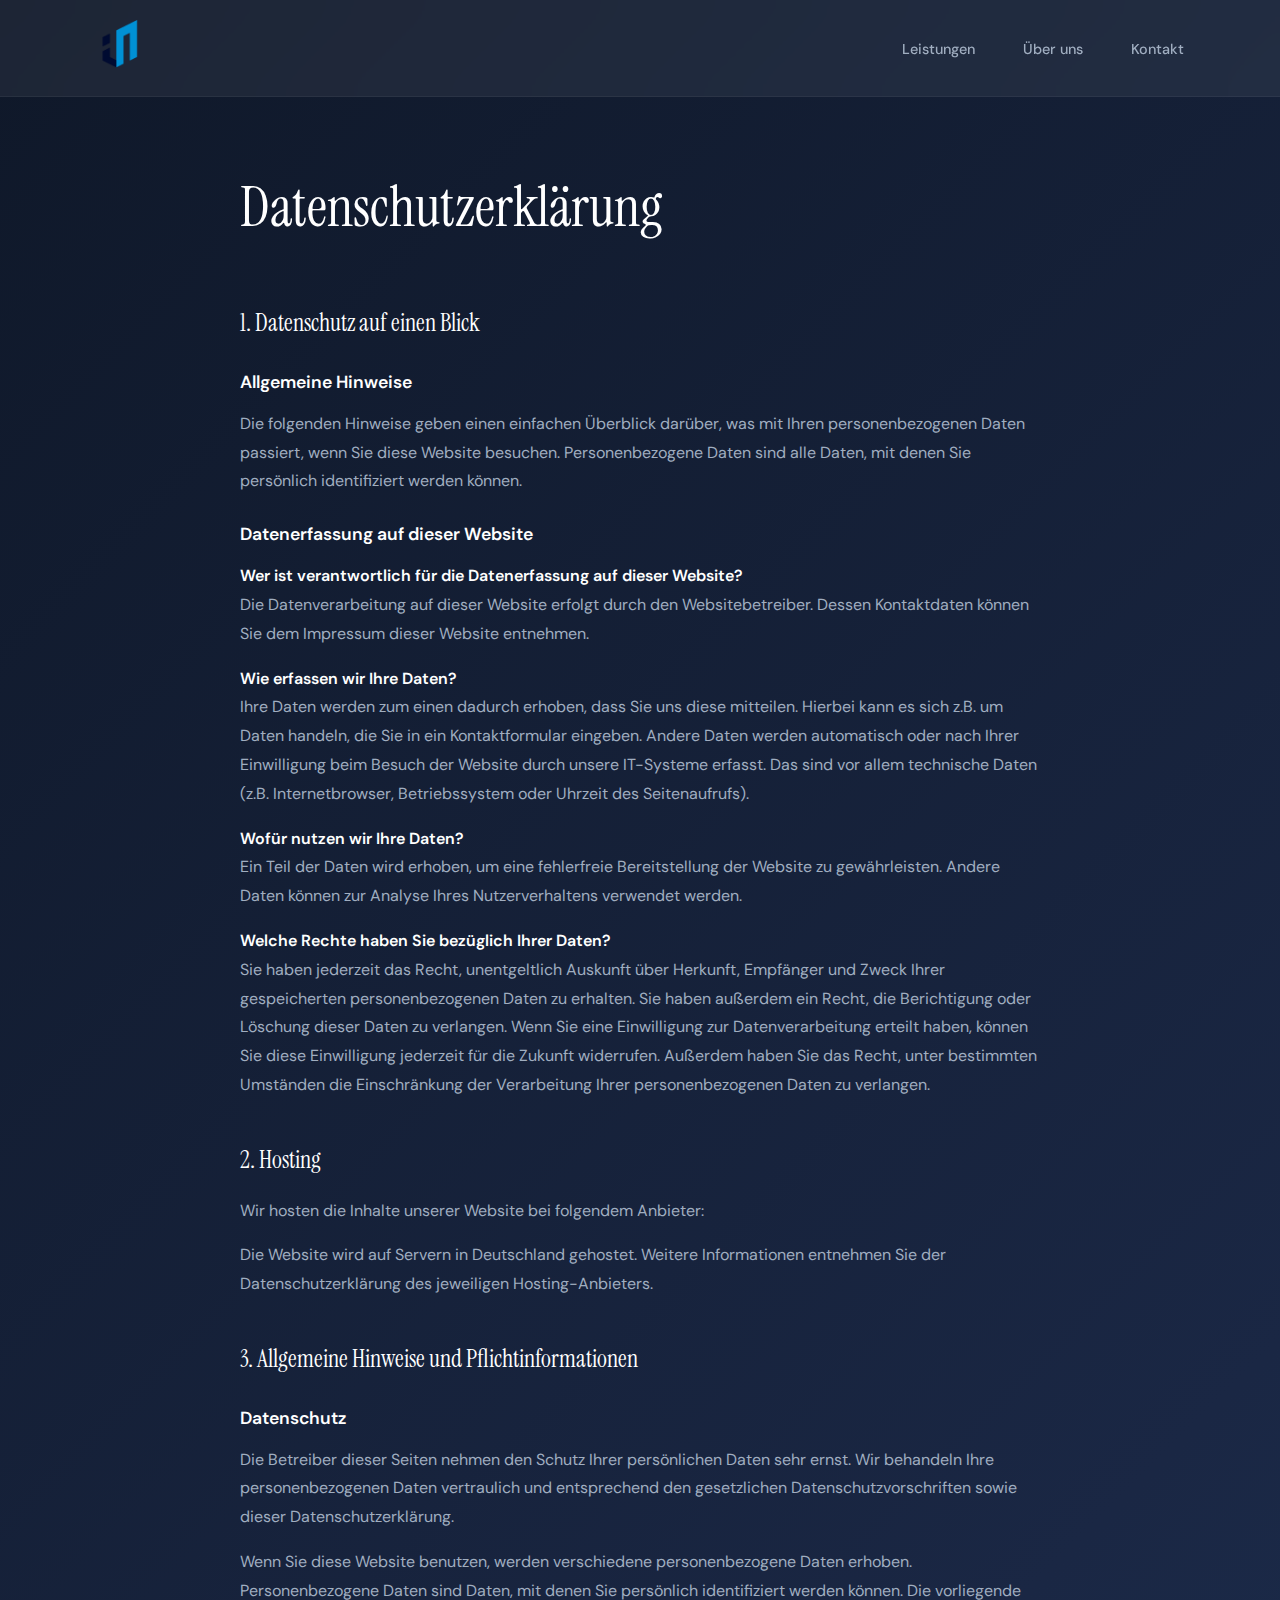
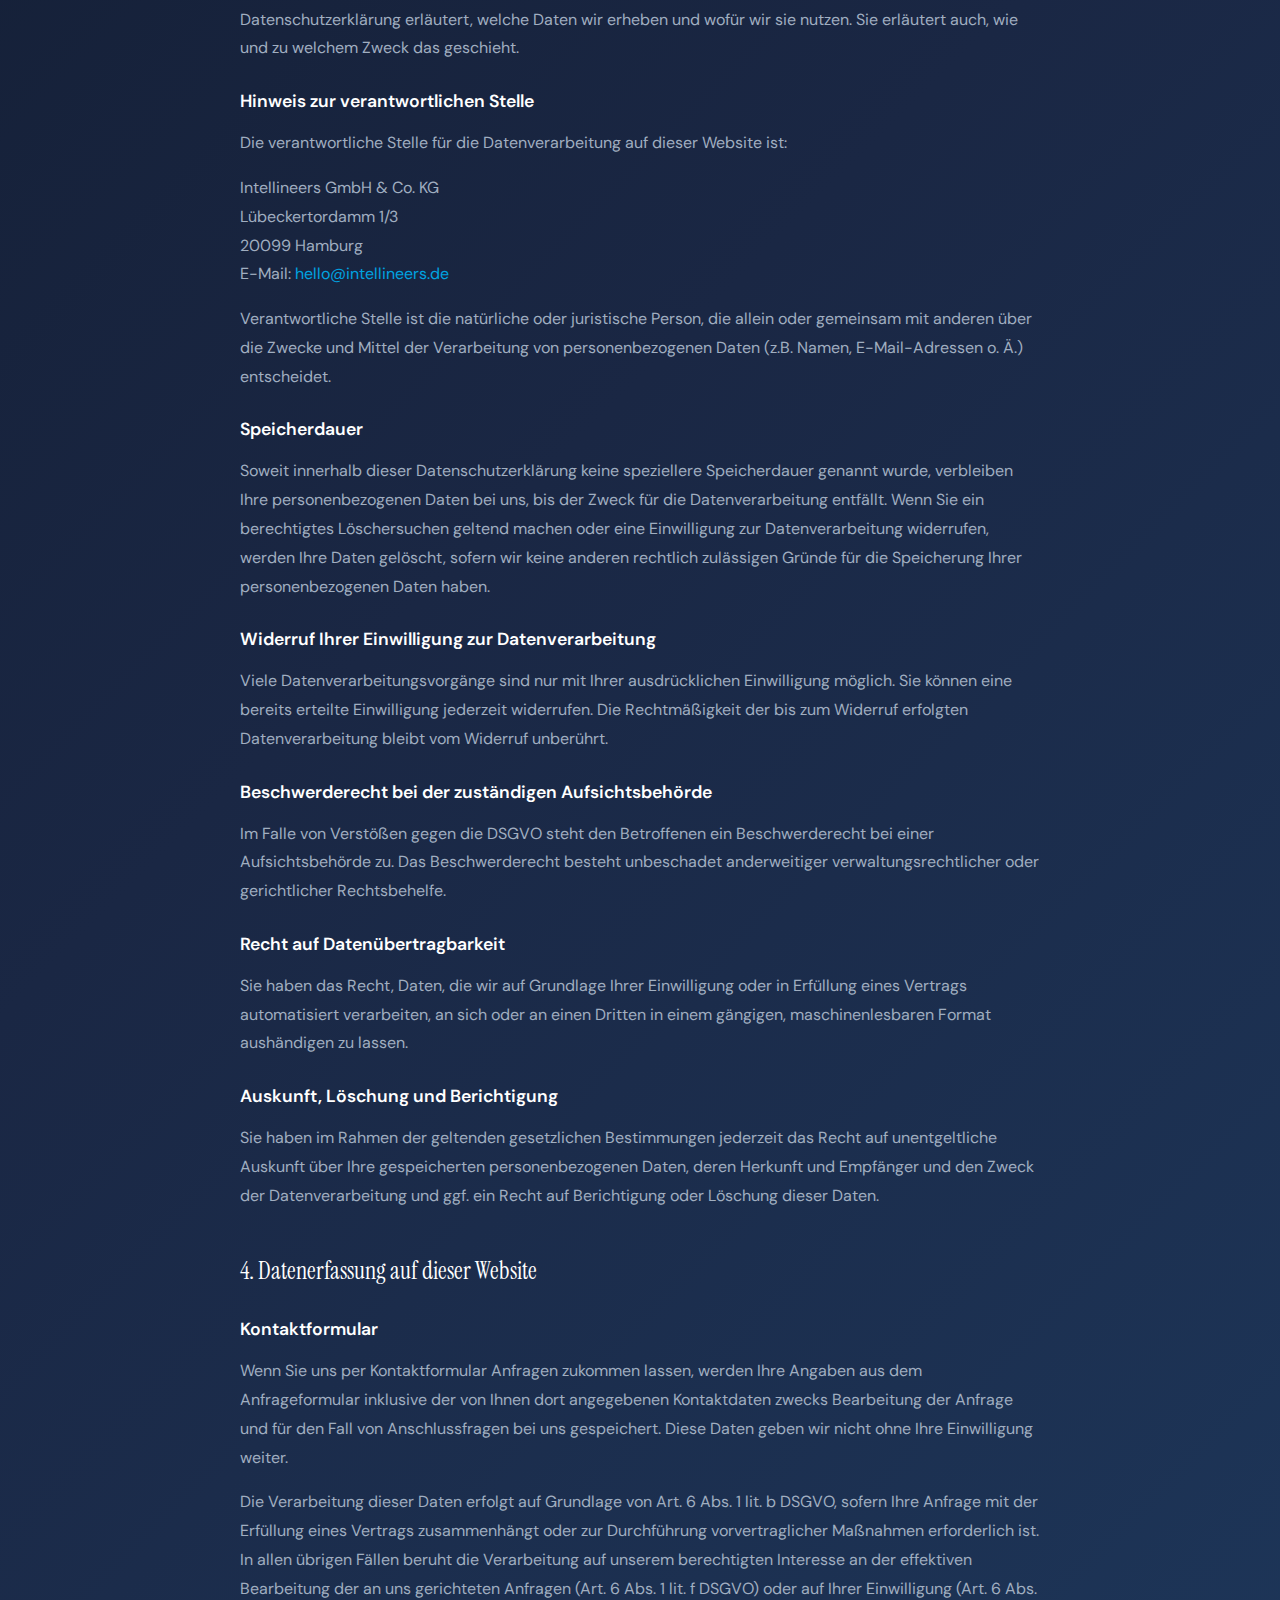
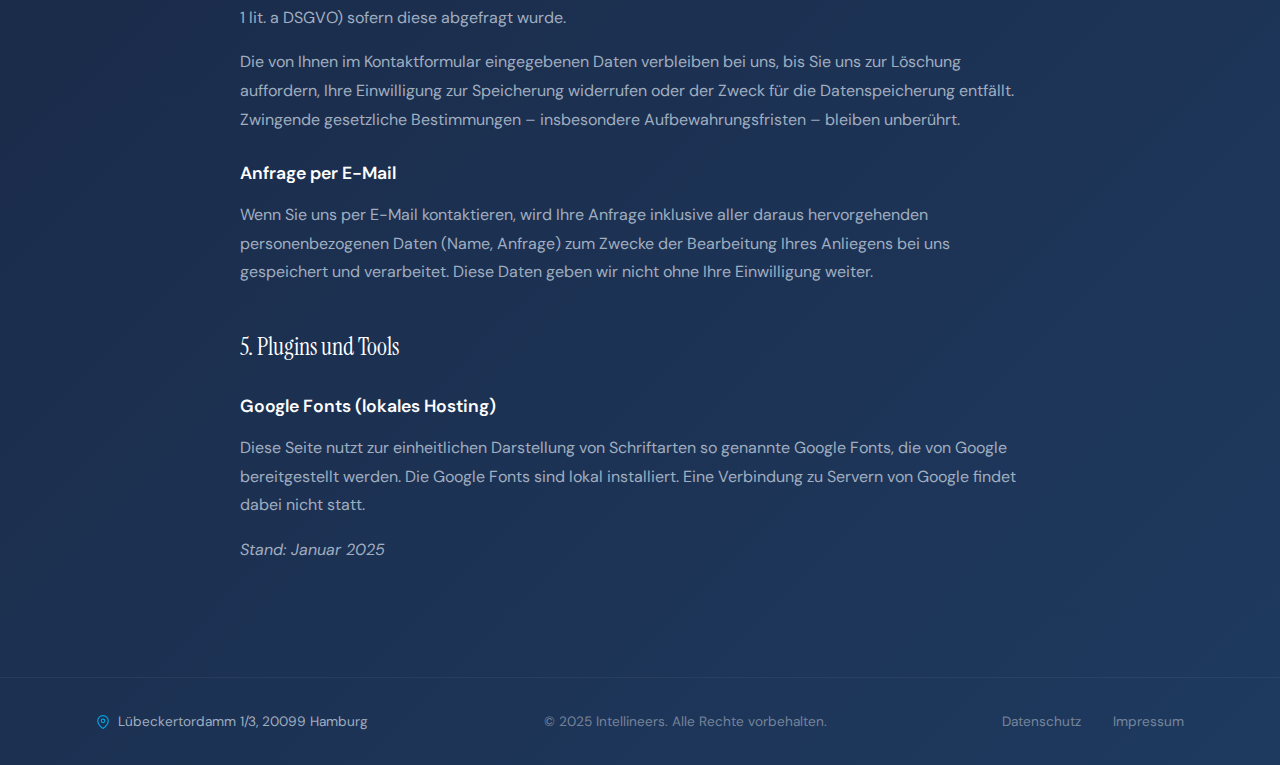
<file: datenschutz.html>
<!doctype html>
<html lang="de">
    <head>
        <meta charset="UTF-8" />
        <meta name="viewport" content="width=device-width, initial-scale=1.0" />
        <title>Datenschutz | Intellineers</title>
        <link rel="stylesheet" href="styles/main.css" />
        <link rel="icon" type="image/png" href="assets/logo.png" />
    </head>
    <body>
        <!-- Navigation -->
        <nav class="scrolled">
            <a href="index.html">
                <img src="assets/logo.png" alt="Intellineers" class="logo" />
            </a>
            <ul class="nav-links">
                <li><a href="index.html#services">Leistungen</a></li>
                <li><a href="index.html#about">Über uns</a></li>
                <li><a href="index.html#contact">Kontakt</a></li>
            </ul>
        </nav>

        <!-- Legal Page Content -->
        <section class="legal-page">
            <div class="legal-content">
                <h1>Datenschutzerklärung</h1>

                <h2>1. Datenschutz auf einen Blick</h2>

                <h3>Allgemeine Hinweise</h3>
                <p>
                    Die folgenden Hinweise geben einen einfachen Überblick
                    darüber, was mit Ihren personenbezogenen Daten passiert,
                    wenn Sie diese Website besuchen. Personenbezogene Daten sind
                    alle Daten, mit denen Sie persönlich identifiziert werden
                    können.
                </p>

                <h3>Datenerfassung auf dieser Website</h3>
                <p>
                    <strong
                        >Wer ist verantwortlich für die Datenerfassung auf
                        dieser Website?</strong
                    ><br />
                    Die Datenverarbeitung auf dieser Website erfolgt durch den
                    Websitebetreiber. Dessen Kontaktdaten können Sie dem
                    Impressum dieser Website entnehmen.
                </p>
                <p>
                    <strong>Wie erfassen wir Ihre Daten?</strong><br />
                    Ihre Daten werden zum einen dadurch erhoben, dass Sie uns
                    diese mitteilen. Hierbei kann es sich z.B. um Daten handeln,
                    die Sie in ein Kontaktformular eingeben. Andere Daten werden
                    automatisch oder nach Ihrer Einwilligung beim Besuch der
                    Website durch unsere IT-Systeme erfasst. Das sind vor allem
                    technische Daten (z.B. Internetbrowser, Betriebssystem oder
                    Uhrzeit des Seitenaufrufs).
                </p>
                <p>
                    <strong>Wofür nutzen wir Ihre Daten?</strong><br />
                    Ein Teil der Daten wird erhoben, um eine fehlerfreie
                    Bereitstellung der Website zu gewährleisten. Andere Daten
                    können zur Analyse Ihres Nutzerverhaltens verwendet werden.
                </p>
                <p>
                    <strong
                        >Welche Rechte haben Sie bezüglich Ihrer Daten?</strong
                    ><br />
                    Sie haben jederzeit das Recht, unentgeltlich Auskunft über
                    Herkunft, Empfänger und Zweck Ihrer gespeicherten
                    personenbezogenen Daten zu erhalten. Sie haben außerdem ein
                    Recht, die Berichtigung oder Löschung dieser Daten zu
                    verlangen. Wenn Sie eine Einwilligung zur Datenverarbeitung
                    erteilt haben, können Sie diese Einwilligung jederzeit für
                    die Zukunft widerrufen. Außerdem haben Sie das Recht, unter
                    bestimmten Umständen die Einschränkung der Verarbeitung
                    Ihrer personenbezogenen Daten zu verlangen.
                </p>

                <h2>2. Hosting</h2>
                <p>
                    Wir hosten die Inhalte unserer Website bei folgendem
                    Anbieter:
                </p>
                <p>
                    Die Website wird auf Servern in Deutschland gehostet.
                    Weitere Informationen entnehmen Sie der Datenschutzerklärung
                    des jeweiligen Hosting-Anbieters.
                </p>

                <h2>3. Allgemeine Hinweise und Pflichtinformationen</h2>

                <h3>Datenschutz</h3>
                <p>
                    Die Betreiber dieser Seiten nehmen den Schutz Ihrer
                    persönlichen Daten sehr ernst. Wir behandeln Ihre
                    personenbezogenen Daten vertraulich und entsprechend den
                    gesetzlichen Datenschutzvorschriften sowie dieser
                    Datenschutzerklärung.
                </p>
                <p>
                    Wenn Sie diese Website benutzen, werden verschiedene
                    personenbezogene Daten erhoben. Personenbezogene Daten sind
                    Daten, mit denen Sie persönlich identifiziert werden können.
                    Die vorliegende Datenschutzerklärung erläutert, welche Daten
                    wir erheben und wofür wir sie nutzen. Sie erläutert auch,
                    wie und zu welchem Zweck das geschieht.
                </p>

                <h3>Hinweis zur verantwortlichen Stelle</h3>
                <p>
                    Die verantwortliche Stelle für die Datenverarbeitung auf
                    dieser Website ist:
                </p>
                <p>
                    Intellineers GmbH & Co. KG<br />
                    Lübeckertordamm 1/3<br />
                    20099 Hamburg<br />
                    E-Mail:
                    <a href="mailto:hello@intellineers.de"
                        >hello@intellineers.de</a
                    >
                </p>
                <p>
                    Verantwortliche Stelle ist die natürliche oder juristische
                    Person, die allein oder gemeinsam mit anderen über die
                    Zwecke und Mittel der Verarbeitung von personenbezogenen
                    Daten (z.B. Namen, E-Mail-Adressen o. Ä.) entscheidet.
                </p>

                <h3>Speicherdauer</h3>
                <p>
                    Soweit innerhalb dieser Datenschutzerklärung keine
                    speziellere Speicherdauer genannt wurde, verbleiben Ihre
                    personenbezogenen Daten bei uns, bis der Zweck für die
                    Datenverarbeitung entfällt. Wenn Sie ein berechtigtes
                    Löschersuchen geltend machen oder eine Einwilligung zur
                    Datenverarbeitung widerrufen, werden Ihre Daten gelöscht,
                    sofern wir keine anderen rechtlich zulässigen Gründe für die
                    Speicherung Ihrer personenbezogenen Daten haben.
                </p>

                <h3>Widerruf Ihrer Einwilligung zur Datenverarbeitung</h3>
                <p>
                    Viele Datenverarbeitungsvorgänge sind nur mit Ihrer
                    ausdrücklichen Einwilligung möglich. Sie können eine bereits
                    erteilte Einwilligung jederzeit widerrufen. Die
                    Rechtmäßigkeit der bis zum Widerruf erfolgten
                    Datenverarbeitung bleibt vom Widerruf unberührt.
                </p>

                <h3>Beschwerderecht bei der zuständigen Aufsichtsbehörde</h3>
                <p>
                    Im Falle von Verstößen gegen die DSGVO steht den Betroffenen
                    ein Beschwerderecht bei einer Aufsichtsbehörde zu. Das
                    Beschwerderecht besteht unbeschadet anderweitiger
                    verwaltungsrechtlicher oder gerichtlicher Rechtsbehelfe.
                </p>

                <h3>Recht auf Datenübertragbarkeit</h3>
                <p>
                    Sie haben das Recht, Daten, die wir auf Grundlage Ihrer
                    Einwilligung oder in Erfüllung eines Vertrags automatisiert
                    verarbeiten, an sich oder an einen Dritten in einem
                    gängigen, maschinenlesbaren Format aushändigen zu lassen.
                </p>

                <h3>Auskunft, Löschung und Berichtigung</h3>
                <p>
                    Sie haben im Rahmen der geltenden gesetzlichen Bestimmungen
                    jederzeit das Recht auf unentgeltliche Auskunft über Ihre
                    gespeicherten personenbezogenen Daten, deren Herkunft und
                    Empfänger und den Zweck der Datenverarbeitung und ggf. ein
                    Recht auf Berichtigung oder Löschung dieser Daten.
                </p>

                <h2>4. Datenerfassung auf dieser Website</h2>

                <h3>Kontaktformular</h3>
                <p>
                    Wenn Sie uns per Kontaktformular Anfragen zukommen lassen,
                    werden Ihre Angaben aus dem Anfrageformular inklusive der
                    von Ihnen dort angegebenen Kontaktdaten zwecks Bearbeitung
                    der Anfrage und für den Fall von Anschlussfragen bei uns
                    gespeichert. Diese Daten geben wir nicht ohne Ihre
                    Einwilligung weiter.
                </p>
                <p>
                    Die Verarbeitung dieser Daten erfolgt auf Grundlage von Art.
                    6 Abs. 1 lit. b DSGVO, sofern Ihre Anfrage mit der Erfüllung
                    eines Vertrags zusammenhängt oder zur Durchführung
                    vorvertraglicher Maßnahmen erforderlich ist. In allen
                    übrigen Fällen beruht die Verarbeitung auf unserem
                    berechtigten Interesse an der effektiven Bearbeitung der an
                    uns gerichteten Anfragen (Art. 6 Abs. 1 lit. f DSGVO) oder
                    auf Ihrer Einwilligung (Art. 6 Abs. 1 lit. a DSGVO) sofern
                    diese abgefragt wurde.
                </p>
                <p>
                    Die von Ihnen im Kontaktformular eingegebenen Daten
                    verbleiben bei uns, bis Sie uns zur Löschung auffordern,
                    Ihre Einwilligung zur Speicherung widerrufen oder der Zweck
                    für die Datenspeicherung entfällt. Zwingende gesetzliche
                    Bestimmungen – insbesondere Aufbewahrungsfristen – bleiben
                    unberührt.
                </p>

                <h3>Anfrage per E-Mail</h3>
                <p>
                    Wenn Sie uns per E-Mail kontaktieren, wird Ihre Anfrage
                    inklusive aller daraus hervorgehenden personenbezogenen
                    Daten (Name, Anfrage) zum Zwecke der Bearbeitung Ihres
                    Anliegens bei uns gespeichert und verarbeitet. Diese Daten
                    geben wir nicht ohne Ihre Einwilligung weiter.
                </p>

                <h2>5. Plugins und Tools</h2>

                <h3>Google Fonts (lokales Hosting)</h3>
                <p>
                    Diese Seite nutzt zur einheitlichen Darstellung von
                    Schriftarten so genannte Google Fonts, die von Google
                    bereitgestellt werden. Die Google Fonts sind lokal
                    installiert. Eine Verbindung zu Servern von Google findet
                    dabei nicht statt.
                </p>

                <p><em>Stand: Januar 2025</em></p>
            </div>
        </section>

        <!-- Footer -->
        <footer>
            <div class="footer-location">
                <svg
                    width="14"
                    height="14"
                    viewBox="0 0 24 24"
                    fill="none"
                    stroke="currentColor"
                    stroke-width="2"
                >
                    <path
                        d="M21 10c0 7-9 13-9 13s-9-6-9-13a9 9 0 0 1 18 0z"
                    ></path>
                    <circle cx="12" cy="10" r="3"></circle>
                </svg>
                Lübeckertordamm 1/3, 20099 Hamburg
            </div>
            <p>&copy; 2025 Intellineers. Alle Rechte vorbehalten.</p>
            <div class="footer-links">
                <a href="datenschutz.html">Datenschutz</a>
                <a href="impressum.html">Impressum</a>
            </div>
        </footer>
    </body>
</html>
</file>
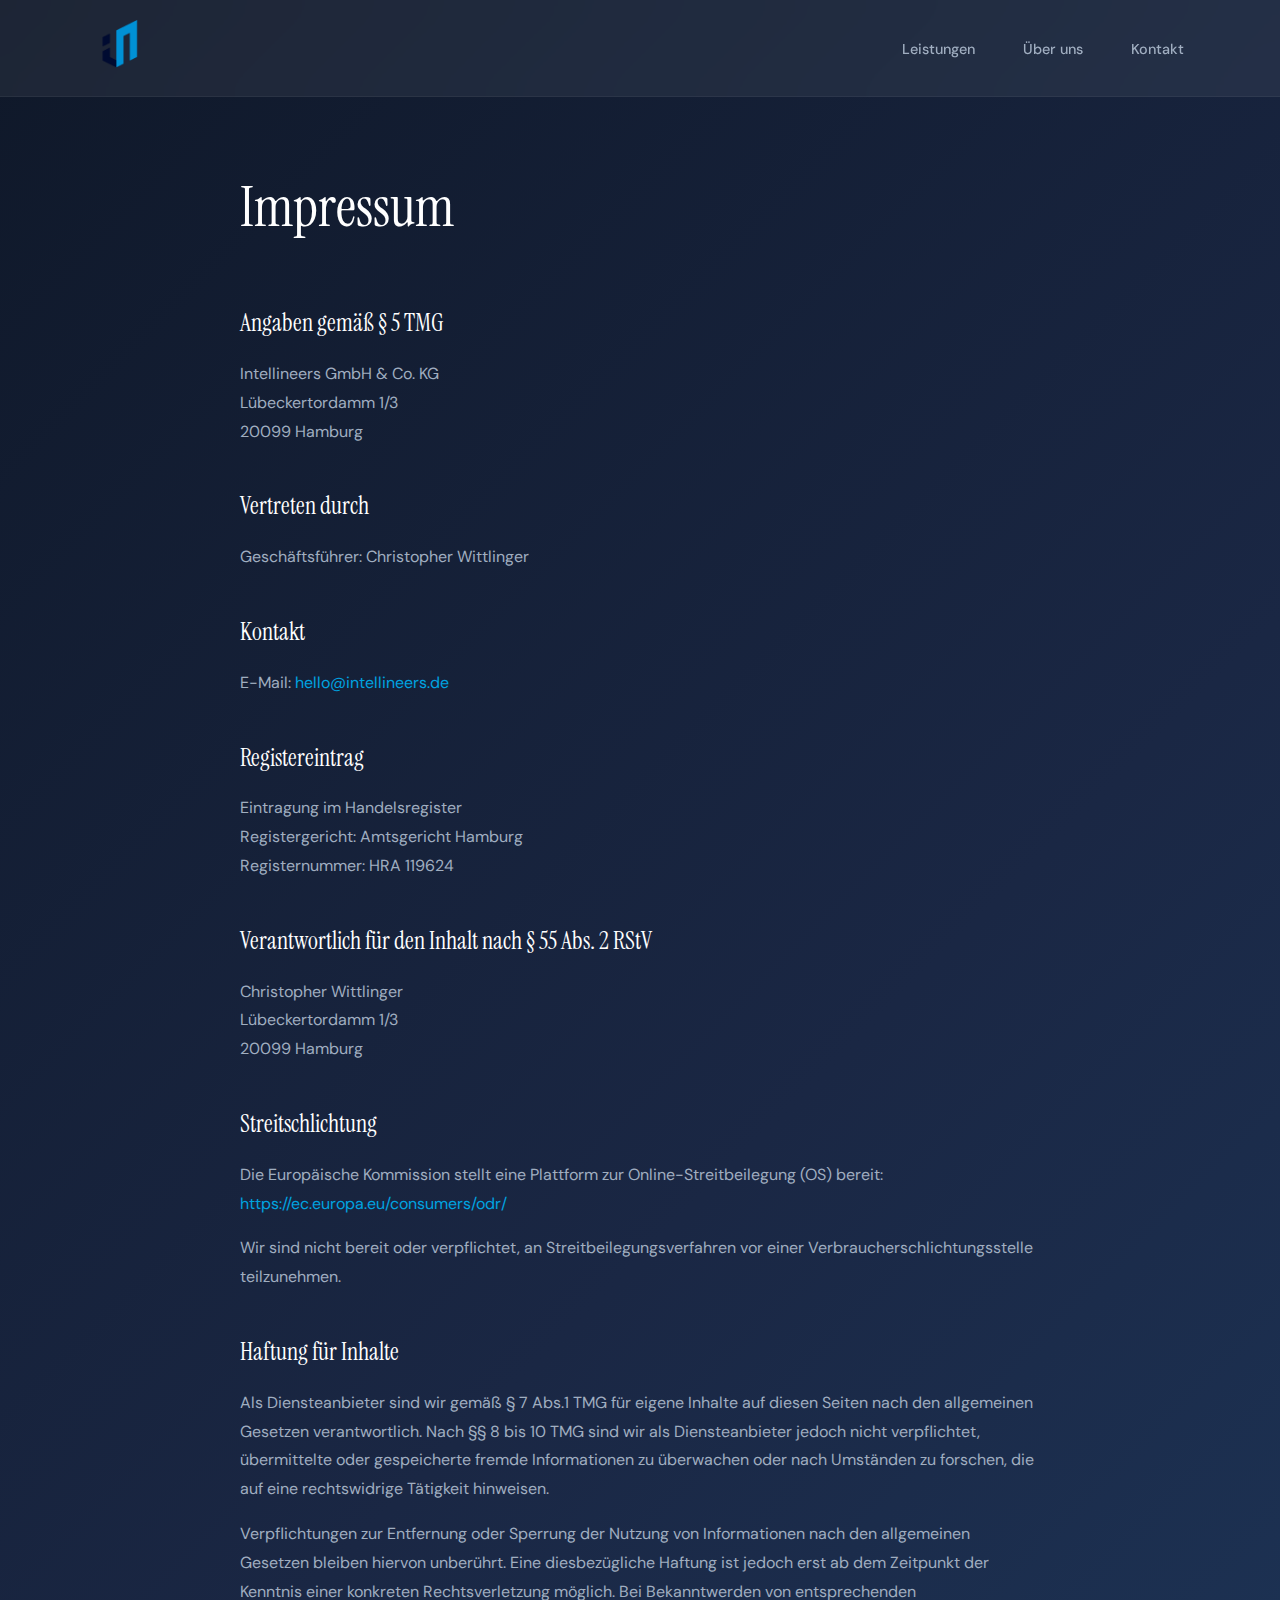
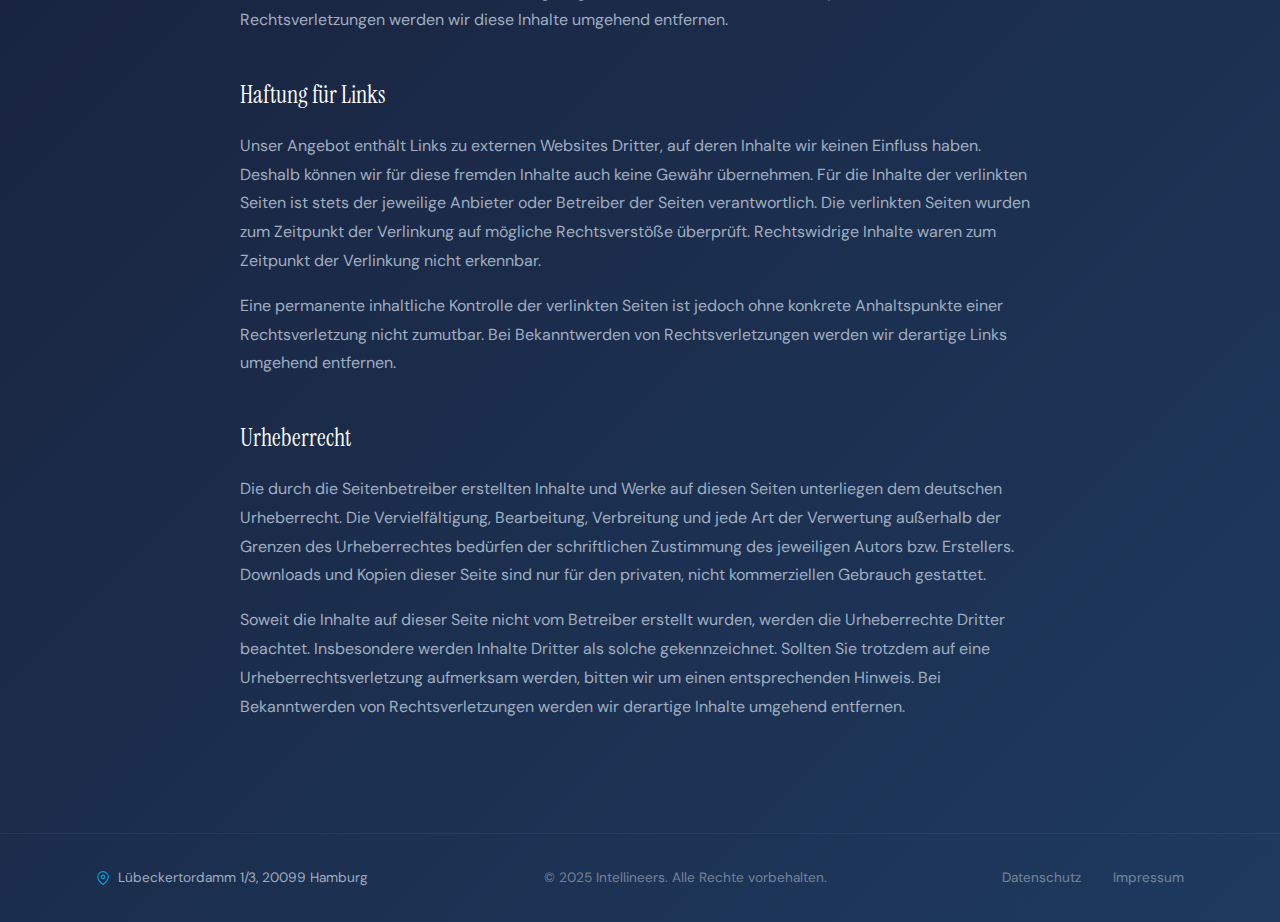
<file: impressum.html>
<!doctype html>
<html lang="de">
    <head>
        <meta charset="UTF-8" />
        <meta name="viewport" content="width=device-width, initial-scale=1.0" />
        <title>Impressum | Intellineers</title>
        <link rel="stylesheet" href="styles/main.css" />
        <link rel="icon" type="image/png" href="assets/logo.png" />
    </head>
    <body>
        <!-- Navigation -->
        <nav class="scrolled">
            <a href="index.html">
                <img src="assets/logo.png" alt="Intellineers" class="logo" />
            </a>
            <ul class="nav-links">
                <li><a href="index.html#services">Leistungen</a></li>
                <li><a href="index.html#about">Über uns</a></li>
                <li><a href="index.html#contact">Kontakt</a></li>
            </ul>
        </nav>

        <!-- Legal Page Content -->
        <section class="legal-page">
            <div class="legal-content">
                <h1>Impressum</h1>

                <h2>Angaben gemäß § 5 TMG</h2>
                <p>
                    Intellineers GmbH & Co. KG<br />
                    Lübeckertordamm 1/3<br />
                    20099 Hamburg
                </p>

                <h2>Vertreten durch</h2>
                <p>Geschäftsführer: Christopher Wittlinger</p>

                <h2>Kontakt</h2>
                <p>
                    E-Mail:
                    <a href="mailto:hello@intellineers.de"
                        >hello@intellineers.de</a
                    >
                </p>

                <h2>Registereintrag</h2>
                <p>
                    Eintragung im Handelsregister<br />
                    Registergericht: Amtsgericht Hamburg<br />
                    Registernummer: HRA 119624
                </p>

                <h2>Verantwortlich für den Inhalt nach § 55 Abs. 2 RStV</h2>
                <p>
                    Christopher Wittlinger<br />
                    Lübeckertordamm 1/3<br />
                    20099 Hamburg
                </p>

                <h2>Streitschlichtung</h2>
                <p>
                    Die Europäische Kommission stellt eine Plattform zur
                    Online-Streitbeilegung (OS) bereit:
                    <a
                        href="https://ec.europa.eu/consumers/odr/"
                        target="_blank"
                        rel="noopener"
                        >https://ec.europa.eu/consumers/odr/</a
                    >
                </p>
                <p>
                    Wir sind nicht bereit oder verpflichtet, an
                    Streitbeilegungsverfahren vor einer
                    Verbraucherschlichtungsstelle teilzunehmen.
                </p>

                <h2>Haftung für Inhalte</h2>
                <p>
                    Als Diensteanbieter sind wir gemäß § 7 Abs.1 TMG für eigene
                    Inhalte auf diesen Seiten nach den allgemeinen Gesetzen
                    verantwortlich. Nach §§ 8 bis 10 TMG sind wir als
                    Diensteanbieter jedoch nicht verpflichtet, übermittelte oder
                    gespeicherte fremde Informationen zu überwachen oder nach
                    Umständen zu forschen, die auf eine rechtswidrige Tätigkeit
                    hinweisen.
                </p>
                <p>
                    Verpflichtungen zur Entfernung oder Sperrung der Nutzung von
                    Informationen nach den allgemeinen Gesetzen bleiben hiervon
                    unberührt. Eine diesbezügliche Haftung ist jedoch erst ab
                    dem Zeitpunkt der Kenntnis einer konkreten Rechtsverletzung
                    möglich. Bei Bekanntwerden von entsprechenden
                    Rechtsverletzungen werden wir diese Inhalte umgehend
                    entfernen.
                </p>

                <h2>Haftung für Links</h2>
                <p>
                    Unser Angebot enthält Links zu externen Websites Dritter,
                    auf deren Inhalte wir keinen Einfluss haben. Deshalb können
                    wir für diese fremden Inhalte auch keine Gewähr übernehmen.
                    Für die Inhalte der verlinkten Seiten ist stets der
                    jeweilige Anbieter oder Betreiber der Seiten verantwortlich.
                    Die verlinkten Seiten wurden zum Zeitpunkt der Verlinkung
                    auf mögliche Rechtsverstöße überprüft. Rechtswidrige Inhalte
                    waren zum Zeitpunkt der Verlinkung nicht erkennbar.
                </p>
                <p>
                    Eine permanente inhaltliche Kontrolle der verlinkten Seiten
                    ist jedoch ohne konkrete Anhaltspunkte einer
                    Rechtsverletzung nicht zumutbar. Bei Bekanntwerden von
                    Rechtsverletzungen werden wir derartige Links umgehend
                    entfernen.
                </p>

                <h2>Urheberrecht</h2>
                <p>
                    Die durch die Seitenbetreiber erstellten Inhalte und Werke
                    auf diesen Seiten unterliegen dem deutschen Urheberrecht.
                    Die Vervielfältigung, Bearbeitung, Verbreitung und jede Art
                    der Verwertung außerhalb der Grenzen des Urheberrechtes
                    bedürfen der schriftlichen Zustimmung des jeweiligen Autors
                    bzw. Erstellers. Downloads und Kopien dieser Seite sind nur
                    für den privaten, nicht kommerziellen Gebrauch gestattet.
                </p>
                <p>
                    Soweit die Inhalte auf dieser Seite nicht vom Betreiber
                    erstellt wurden, werden die Urheberrechte Dritter beachtet.
                    Insbesondere werden Inhalte Dritter als solche
                    gekennzeichnet. Sollten Sie trotzdem auf eine
                    Urheberrechtsverletzung aufmerksam werden, bitten wir um
                    einen entsprechenden Hinweis. Bei Bekanntwerden von
                    Rechtsverletzungen werden wir derartige Inhalte umgehend
                    entfernen.
                </p>
            </div>
        </section>

        <!-- Footer -->
        <footer>
            <div class="footer-location">
                <svg
                    width="14"
                    height="14"
                    viewBox="0 0 24 24"
                    fill="none"
                    stroke="currentColor"
                    stroke-width="2"
                >
                    <path
                        d="M21 10c0 7-9 13-9 13s-9-6-9-13a9 9 0 0 1 18 0z"
                    ></path>
                    <circle cx="12" cy="10" r="3"></circle>
                </svg>
                Lübeckertordamm 1/3, 20099 Hamburg
            </div>
            <p>&copy; 2025 Intellineers. Alle Rechte vorbehalten.</p>
            <div class="footer-links">
                <a href="datenschutz.html">Datenschutz</a>
                <a href="impressum.html">Impressum</a>
            </div>
        </footer>
    </body>
</html>
</file>
<file: styles/main.css>
/* Intellineers - Version D: Dark Theme + Minimal Typography */

@import url("https://fonts.googleapis.com/css2?family=Instrument+Serif:ital@0;1&family=DM+Sans:wght@300;400;500;600&display=swap");

:root {
    --navy: #1a2744;
    --navy-dark: #0f1829;
    --blue: #00a3e0;
    --blue-light: #4fc3f7;
    --white: #ffffff;
    --gray: #a0aec0;
    --gray-dark: #4a5568;
}

* {
    margin: 0;
    padding: 0;
    box-sizing: border-box;
}

html {
    scroll-behavior: smooth;
}

body {
    font-family: "DM Sans", sans-serif;
    background: linear-gradient(
        135deg,
        var(--navy-dark) 0%,
        var(--navy) 50%,
        #1e3a5f 100%
    );
    color: var(--white);
    min-height: 100vh;
    overflow-x: hidden;
    line-height: 1.7;
}

/* Particles container */
#particles-js {
    position: fixed;
    top: 0;
    left: 0;
    width: 100%;
    height: 100%;
    z-index: 0;
    pointer-events: none;
}

/* Navigation */
nav {
    position: fixed;
    top: 0;
    left: 0;
    right: 0;
    z-index: 1000;
    padding: 1.5rem 6rem;
    display: flex;
    justify-content: space-between;
    align-items: center;
    background: rgba(255, 255, 255, 0.03);
    backdrop-filter: blur(12px);
    border-bottom: 1px solid rgba(255, 255, 255, 0.05);
    transition: all 0.4s ease;
}

nav.scrolled {
    background: rgba(255, 255, 255, 0.06);
    backdrop-filter: blur(20px);
    padding: 1.25rem 6rem;
}

.logo {
    height: 48px;
}

.nav-links {
    display: flex;
    gap: 3rem;
    list-style: none;
}

.nav-links a {
    color: var(--gray);
    text-decoration: none;
    font-size: 0.9rem;
    font-weight: 500;
    position: relative;
    transition: color 0.3s ease;
}

.nav-links a::after {
    content: "";
    position: absolute;
    bottom: -6px;
    left: 0;
    width: 0;
    height: 1px;
    background: var(--blue);
    transition: width 0.3s ease;
}

.nav-links a:hover {
    color: var(--white);
}

.nav-links a:hover::after {
    width: 100%;
}

/* Hero Section */
.hero {
    position: relative;
    min-height: 100vh;
    display: flex;
    flex-direction: column;
    justify-content: center;
    align-items: center;
    text-align: center;
    padding: 0 2rem;
    z-index: 1;
}

.hero-content {
    max-width: 900px;
}

/* Brand Reveal - We are intellineers / intelligent engineers */
.brand-reveal {
    display: flex;
    align-items: baseline;
    justify-content: center;
    gap: 0.5rem;
    margin-bottom: 2rem;
    opacity: 0;
    animation: fadeIn 1s ease forwards;
}

.prefix {
    font-family: "Instrument Serif", serif;
    font-size: clamp(1.25rem, 3vw, 1.75rem);
    font-weight: 400;
    font-style: italic;
    color: var(--gray);
}

.word-split {
    display: inline;
    font-family: "DM Sans", sans-serif;
    font-size: clamp(1.25rem, 3vw, 1.75rem);
    font-weight: 600;
    color: var(--white);
    position: relative;
    white-space: nowrap;
    letter-spacing: 0;
    word-spacing: 0;
}

.part {
    display: inline;
    transition: all 0.5s cubic-bezier(0.4, 0, 0.2, 1);
}

.part-left {
    color: var(--blue);
}

.part-middle {
    display: inline-block;
    max-width: 0;
    overflow: hidden;
    opacity: 0;
    color: var(--white);
    white-space: nowrap;
    vertical-align: bottom;
}

.part-right {
    color: var(--blue);
}

.brand-reveal:hover .part-left {
    transform: translateX(-5px);
}

.brand-reveal:hover .part-middle {
    max-width: 10ch;
    opacity: 1;
}

.brand-reveal:hover .part-right {
    transform: translateX(5px);
}

.hero-tag {
    display: inline-flex;
    align-items: center;
    gap: 0.5rem;
    color: var(--gray);
    font-size: 0.85rem;
    margin-bottom: 2rem;
    opacity: 0;
    animation: fadeIn 1s ease 0.2s forwards;
}

.hero-tag .dot {
    width: 6px;
    height: 6px;
    background: var(--blue);
    border-radius: 50%;
    animation: pulse-dot 2s ease infinite;
}

.hero h1 {
    font-family: "Instrument Serif", serif;
    font-size: clamp(3rem, 7vw, 5.5rem);
    font-weight: 400;
    line-height: 1.15;
    margin-bottom: 2rem;
    opacity: 0;
    animation: fadeInUp 1s ease 0.4s forwards;
}

.hero h1 em {
    font-style: italic;
    color: var(--blue);
}

.hero p {
    font-size: 1.15rem;
    color: var(--gray);
    max-width: 550px;
    margin: 0 auto 3rem;
    opacity: 0;
    animation: fadeInUp 1s ease 0.6s forwards;
}

.hero-cta {
    display: flex;
    gap: 1rem;
    justify-content: center;
    opacity: 0;
    animation: fadeInUp 1s ease 0.8s forwards;
}

.btn-primary {
    padding: 1rem 2rem;
    background: var(--blue);
    color: var(--navy-dark);
    font-weight: 600;
    text-decoration: none;
    border-radius: 100px;
    transition: all 0.3s ease;
    border: none;
    cursor: pointer;
    font-size: 0.95rem;
    font-family: inherit;
}

.btn-primary:hover {
    background: var(--blue-light);
    transform: translateY(-2px);
    box-shadow: 0 10px 40px rgba(0, 163, 224, 0.3);
}

.btn-secondary {
    padding: 1rem 2rem;
    background: transparent;
    color: var(--white);
    font-weight: 500;
    text-decoration: none;
    border-radius: 100px;
    border: 1px solid var(--gray-dark);
    transition: all 0.3s ease;
    cursor: pointer;
    font-size: 0.95rem;
    font-family: inherit;
}

.btn-secondary:hover {
    border-color: var(--blue);
    color: var(--blue);
}

.scroll-indicator {
    position: absolute;
    bottom: 3rem;
    left: 50%;
    transform: translateX(-50%);
    display: flex;
    flex-direction: column;
    align-items: center;
    gap: 0.75rem;
    opacity: 0;
    animation: fadeIn 1s ease 1.2s forwards;
}

.scroll-indicator .mouse {
    width: 24px;
    height: 40px;
    border: 2px solid var(--gray-dark);
    border-radius: 12px;
    position: relative;
}

.scroll-indicator .mouse::after {
    content: "";
    position: absolute;
    top: 8px;
    left: 50%;
    transform: translateX(-50%);
    width: 4px;
    height: 8px;
    background: var(--blue);
    border-radius: 2px;
    animation: scrollMouse 2s ease infinite;
}

/* Stats Bar Section */
.stats-bar {
    position: relative;
    z-index: 1;
    padding: 3rem 6rem;
    background: rgba(0, 0, 0, 0.25);
    border-top: 1px solid rgba(255, 255, 255, 0.05);
    border-bottom: 1px solid rgba(255, 255, 255, 0.05);
}

.stats-container {
    display: flex;
    justify-content: space-between;
    align-items: center;
    max-width: 1000px;
    margin: 0 auto;
    gap: 2rem;
}

.stat-item {
    text-align: center;
    flex: 1;
}

.stat-number {
    font-family: "Instrument Serif", serif;
    font-size: clamp(2.5rem, 5vw, 3.5rem);
    font-weight: 400;
    color: var(--white);
    display: inline;
}

.stat-suffix {
    font-family: "Instrument Serif", serif;
    font-size: clamp(2rem, 4vw, 2.5rem);
    font-weight: 400;
    color: var(--blue);
}

.stat-label {
    display: block;
    margin-top: 0.5rem;
    font-size: 0.85rem;
    color: var(--gray);
    text-transform: uppercase;
    letter-spacing: 1px;
}

/* Service Number */
.service-number {
    font-family: "Instrument Serif", serif;
    font-size: 3rem;
    font-weight: 400;
    font-style: italic;
    color: rgba(0, 163, 224, 0.15);
    position: absolute;
    top: 1.5rem;
    right: 2rem;
    transition: color 0.3s ease;
}

.service-card:hover .service-number {
    color: rgba(0, 163, 224, 0.3);
}

/* About Section */
.about {
    position: relative;
    z-index: 1;
    padding: 10rem 6rem;
    display: grid;
    grid-template-columns: 1fr 1fr;
    gap: 8rem;
    align-items: center;
}

.about-content {
    opacity: 0;
    transform: translateY(30px);
    transition: all 0.8s ease;
}

.about-content.revealed {
    opacity: 1;
    transform: translateY(0);
}

.section-label {
    display: inline-block;
    color: var(--blue);
    font-size: 0.8rem;
    font-weight: 600;
    letter-spacing: 1px;
    text-transform: uppercase;
    margin-bottom: 1.5rem;
}

.about h2 {
    font-family: "Instrument Serif", serif;
    font-size: 3rem;
    font-weight: 400;
    line-height: 1.2;
    margin-bottom: 1.5rem;
}

.about p {
    color: var(--gray);
    font-size: 1.05rem;
    margin-bottom: 1rem;
}

.location-badge {
    display: inline-flex;
    align-items: center;
    gap: 0.5rem;
    margin-top: 2rem;
    padding: 0.75rem 1.25rem;
    background: rgba(0, 163, 224, 0.1);
    border: 1px solid rgba(0, 163, 224, 0.2);
    border-radius: 100px;
    font-size: 0.85rem;
    color: var(--blue-light);
}

.location-badge svg {
    color: var(--blue);
}

.about-visual {
    position: relative;
    height: 400px;
    opacity: 0;
    transform: translateY(30px);
    transition: all 0.8s ease 0.2s;
}

.about-visual.revealed {
    opacity: 1;
    transform: translateY(0);
}

.tech-grid {
    display: grid;
    grid-template-columns: repeat(2, 1fr);
    gap: 1.5rem;
    padding: 2rem;
}

.tech-item {
    padding: 1.25rem 1.5rem;
    background: rgba(255, 255, 255, 0.03);
    border: 1px solid rgba(255, 255, 255, 0.06);
    border-radius: 12px;
    transition: all 0.3s ease;
    cursor: pointer;
}

.tech-item:hover {
    background: rgba(0, 163, 224, 0.08);
    border-color: rgba(0, 163, 224, 0.2);
}

.tech-item.expanded {
    background: rgba(0, 163, 224, 0.1);
    border-color: rgba(0, 163, 224, 0.3);
}

.tech-header {
    display: flex;
    align-items: center;
    gap: 1rem;
}

.tech-icon {
    display: flex;
    align-items: center;
    justify-content: center;
    width: 44px;
    height: 44px;
    background: rgba(0, 163, 224, 0.1);
    border-radius: 10px;
    color: var(--blue);
    flex-shrink: 0;
}

.tech-name {
    font-size: 0.95rem;
    font-weight: 500;
    color: var(--white);
    flex: 1;
}

.tech-toggle {
    width: 20px;
    height: 20px;
    position: relative;
    flex-shrink: 0;
}

.tech-toggle::before,
.tech-toggle::after {
    content: "";
    position: absolute;
    background: var(--blue);
    transition: all 0.3s ease;
}

.tech-toggle::before {
    width: 12px;
    height: 2px;
    top: 50%;
    left: 50%;
    transform: translate(-50%, -50%);
}

.tech-toggle::after {
    width: 2px;
    height: 12px;
    top: 50%;
    left: 50%;
    transform: translate(-50%, -50%);
}

.tech-item.expanded .tech-toggle::after {
    transform: translate(-50%, -50%) rotate(90deg);
    opacity: 0;
}

.tech-description {
    max-height: 0;
    overflow: hidden;
    opacity: 0;
    transition: all 0.4s ease;
    color: var(--gray);
    font-size: 0.9rem;
    line-height: 1.6;
}

.tech-item.expanded .tech-description {
    max-height: 150px;
    opacity: 1;
    margin-top: 1rem;
    padding-top: 1rem;
    border-top: 1px solid rgba(255, 255, 255, 0.08);
}

/* Services Section */
.services {
    position: relative;
    z-index: 1;
    padding: 10rem 6rem;
}

.services-header {
    text-align: center;
    margin-bottom: 5rem;
}

.services-header h2 {
    font-family: "Instrument Serif", serif;
    font-size: 3rem;
    font-weight: 400;
}

.services-grid {
    display: grid;
    grid-template-columns: repeat(3, 1fr);
    gap: 2rem;
}

.service-card {
    position: relative;
    padding: 2.5rem;
    background: rgba(255, 255, 255, 0.02);
    border: 1px solid rgba(255, 255, 255, 0.05);
    border-radius: 16px;
    transition: all 0.4s ease;
    opacity: 0;
    transform: translateY(30px);
    cursor: pointer;
}

.service-card.revealed {
    opacity: 1;
    transform: translateY(0);
}

.service-card:hover {
    background: rgba(255, 255, 255, 0.05);
    border-color: rgba(0, 163, 224, 0.3);
}

.service-card.expanded {
    background: rgba(0, 163, 224, 0.08);
    border-color: rgba(0, 163, 224, 0.4);
}

.service-card:nth-child(2) {
    transition-delay: 0.1s;
}

.service-card:nth-child(3) {
    transition-delay: 0.2s;
}

.service-details {
    list-style: none;
    margin: 0;
    padding: 0;
    max-height: 0;
    overflow: hidden;
    opacity: 0;
    transition: all 0.4s ease;
}

.service-card.expanded .service-details {
    max-height: 200px;
    opacity: 1;
    margin-top: 1.5rem;
    padding-top: 1.5rem;
    border-top: 1px solid rgba(255, 255, 255, 0.1);
}

.service-details li {
    color: var(--gray);
    font-size: 0.9rem;
    padding: 0.4rem 0;
    padding-left: 1.25rem;
    position: relative;
}

.service-details li::before {
    content: "";
    position: absolute;
    left: 0;
    top: 50%;
    transform: translateY(-50%);
    width: 6px;
    height: 6px;
    background: var(--blue);
    border-radius: 50%;
}

.service-expand {
    display: inline-block;
    margin-top: 1.25rem;
    font-size: 0.85rem;
    color: var(--blue);
    transition: all 0.3s ease;
}

.service-card:hover .service-expand {
    color: var(--blue-light);
}

.service-card.expanded .service-expand {
    opacity: 0;
    max-height: 0;
    margin-top: 0;
    overflow: hidden;
}

.service-icon {
    width: 56px;
    height: 56px;
    background: rgba(0, 163, 224, 0.1);
    border-radius: 14px;
    display: flex;
    align-items: center;
    justify-content: center;
    margin-bottom: 1.5rem;
    color: var(--blue);
    transition: all 0.3s ease;
}

.service-card:hover .service-icon {
    background: var(--blue);
    color: var(--navy-dark);
}

.service-card h3 {
    font-family: "Instrument Serif", serif;
    font-size: 1.5rem;
    font-weight: 400;
    margin-bottom: 1rem;
}

.service-card p {
    color: var(--gray);
    font-size: 0.95rem;
    line-height: 1.7;
}

/* Contact Section */
.contact {
    position: relative;
    z-index: 1;
    padding: 10rem 6rem;
    background: rgba(0, 0, 0, 0.2);
    border-radius: 32px 32px 0 0;
    text-align: center;
}

.contact-content {
    max-width: 600px;
    margin: 0 auto;
}

.contact-content h2 {
    font-family: "Instrument Serif", serif;
    font-size: 3rem;
    font-weight: 400;
    margin-bottom: 1.5rem;
}

.contact-content p {
    color: var(--gray);
    font-size: 1.05rem;
    margin-bottom: 2rem;
    max-width: 500px;
    margin-left: auto;
    margin-right: auto;
}

.contact-cta {
    display: flex;
    flex-direction: column;
    align-items: center;
    gap: 1.5rem;
    margin-top: 2rem;
}

.contact-email {
    display: inline-flex;
    align-items: center;
    justify-content: center;
    gap: 0.75rem;
    color: var(--blue);
    font-size: 1.25rem;
    text-decoration: none;
    transition: all 0.3s ease;
    padding: 1rem 2.5rem;
    background: rgba(0, 163, 224, 0.1);
    border: 1px solid rgba(0, 163, 224, 0.2);
    border-radius: 100px;
}

.contact-email:hover {
    color: var(--blue-light);
    gap: 1rem;
    background: rgba(0, 163, 224, 0.15);
    border-color: rgba(0, 163, 224, 0.4);
}

.contact-address {
    display: flex;
    align-items: center;
    justify-content: center;
    gap: 0.5rem;
    color: var(--gray);
    font-size: 0.95rem;
}

.contact-address svg {
    color: var(--blue);
    flex-shrink: 0;
}

.contact-form {
    display: flex;
    flex-direction: column;
    gap: 1.5rem;
}

.form-group label {
    display: block;
    font-size: 0.85rem;
    margin-bottom: 0.5rem;
    color: var(--gray);
}

.form-group input,
.form-group textarea {
    width: 100%;
    padding: 1rem 1.25rem;
    background: rgba(255, 255, 255, 0.03);
    border: 1px solid rgba(255, 255, 255, 0.1);
    border-radius: 12px;
    color: var(--white);
    font-family: inherit;
    font-size: 1rem;
    transition: all 0.3s ease;
}

.form-group input:focus,
.form-group textarea:focus {
    outline: none;
    border-color: var(--blue);
    background: rgba(0, 163, 224, 0.05);
}

.form-group input::placeholder,
.form-group textarea::placeholder {
    color: rgba(255, 255, 255, 0.3);
}

.form-group textarea {
    min-height: 120px;
    resize: vertical;
}

.btn-submit {
    align-self: flex-start;
    padding: 1rem 2rem;
    background: var(--blue);
    color: var(--navy-dark);
    font-weight: 600;
    border: none;
    border-radius: 100px;
    cursor: pointer;
    font-size: 0.95rem;
    font-family: inherit;
    transition: all 0.3s ease;
}

.btn-submit:hover {
    background: var(--blue-light);
    transform: translateY(-2px);
    box-shadow: 0 10px 30px rgba(0, 163, 224, 0.3);
}

/* Legal Pages */
.legal-page {
    position: relative;
    z-index: 1;
    min-height: 100vh;
    padding: 10rem 6rem 6rem;
}

.legal-content {
    max-width: 800px;
    margin: 0 auto;
}

.legal-content h1 {
    font-family: "Instrument Serif", serif;
    font-size: clamp(2.5rem, 5vw, 3.5rem);
    font-weight: 400;
    margin-bottom: 3rem;
    color: var(--white);
}

.legal-content h2 {
    font-family: "Instrument Serif", serif;
    font-size: 1.5rem;
    font-weight: 400;
    margin-top: 2.5rem;
    margin-bottom: 1rem;
    color: var(--white);
}

.legal-content h3 {
    font-size: 1.1rem;
    font-weight: 600;
    margin-top: 1.5rem;
    margin-bottom: 0.75rem;
    color: var(--white);
}

.legal-content p {
    color: var(--gray);
    font-size: 1rem;
    line-height: 1.8;
    margin-bottom: 1rem;
}

.legal-content a {
    color: var(--blue);
    text-decoration: none;
    transition: color 0.3s ease;
}

.legal-content a:hover {
    color: var(--blue-light);
}

.legal-content strong {
    color: var(--white);
    font-weight: 600;
}

.legal-content em {
    color: var(--gray);
    font-style: italic;
}

/* Footer */
footer {
    position: relative;
    z-index: 1;
    padding: 2rem 6rem;
    display: flex;
    justify-content: space-between;
    align-items: center;
    flex-wrap: wrap;
    gap: 1rem;
    border-top: 1px solid rgba(255, 255, 255, 0.05);
}

.footer-location {
    display: flex;
    align-items: center;
    gap: 0.5rem;
    color: var(--gray);
    font-size: 0.85rem;
}

.footer-location svg {
    color: var(--blue);
}

footer p {
    color: rgba(255, 255, 255, 0.4);
    font-size: 0.85rem;
}

.footer-links {
    display: flex;
    gap: 2rem;
}

.footer-links a {
    color: rgba(255, 255, 255, 0.4);
    text-decoration: none;
    font-size: 0.85rem;
    transition: color 0.3s ease;
}

.footer-links a:hover {
    color: var(--white);
}

/* Animations */
@keyframes fadeIn {
    from {
        opacity: 0;
    }
    to {
        opacity: 1;
    }
}

@keyframes fadeInUp {
    from {
        opacity: 0;
        transform: translateY(20px);
    }
    to {
        opacity: 1;
        transform: translateY(0);
    }
}

@keyframes pulse-dot {
    0%,
    100% {
        opacity: 1;
        transform: scale(1);
    }
    50% {
        opacity: 0.5;
        transform: scale(1.2);
    }
}

@keyframes scrollMouse {
    0%,
    100% {
        opacity: 1;
        transform: translateX(-50%) translateY(0);
    }
    50% {
        opacity: 0.3;
        transform: translateX(-50%) translateY(10px);
    }
}

@keyframes pulse {
    0%,
    100% {
        transform: translate(-50%, -50%) scale(1);
        opacity: 0.5;
    }
    50% {
        transform: translate(-50%, -50%) scale(1.1);
        opacity: 0.8;
    }
}

/* Responsive */
@media (max-width: 1024px) {
    nav {
        padding: 1.5rem 3rem;
    }

    nav.scrolled {
        padding: 1rem 3rem;
    }

    .stats-bar {
        padding: 2.5rem 3rem;
    }

    .stats-container {
        flex-wrap: wrap;
        gap: 1.5rem;
    }

    .stat-item {
        flex: 1 1 45%;
    }

    .about,
    .contact {
        grid-template-columns: 1fr;
        padding: 6rem 3rem;
        gap: 4rem;
    }

    .services {
        padding: 6rem 3rem;
    }

    .services-grid {
        grid-template-columns: 1fr;
    }

    footer {
        padding: 2rem 3rem;
    }
}

@media (max-width: 768px) {
    .nav-links {
        display: none;
    }

    .hero h1 {
        font-size: 2.5rem;
    }

    .hero-cta {
        flex-direction: column;
    }

    .stats-bar {
        padding: 2rem 1.5rem;
    }

    .stats-container {
        gap: 1rem;
    }

    .stat-item {
        flex: 1 1 45%;
    }

    .stat-number {
        font-size: 2rem;
    }

    .stat-suffix {
        font-size: 1.5rem;
    }

    .stat-label {
        font-size: 0.7rem;
    }

    .services {
        padding: 4rem 1.5rem;
    }

    .service-card {
        padding: 1.5rem;
    }

    .service-card.expanded .service-details {
        max-height: 300px;
    }

    .about h2,
    .services-header h2,
    .contact-content h2 {
        font-size: 2rem;
    }

    .about {
        padding: 4rem 1.5rem;
    }

    .tech-grid {
        grid-template-columns: 1fr;
        padding: 1rem;
    }

    .contact {
        padding: 4rem 1.5rem;
    }

    .legal-page {
        padding: 8rem 1.5rem 4rem;
    }
}
</file>
